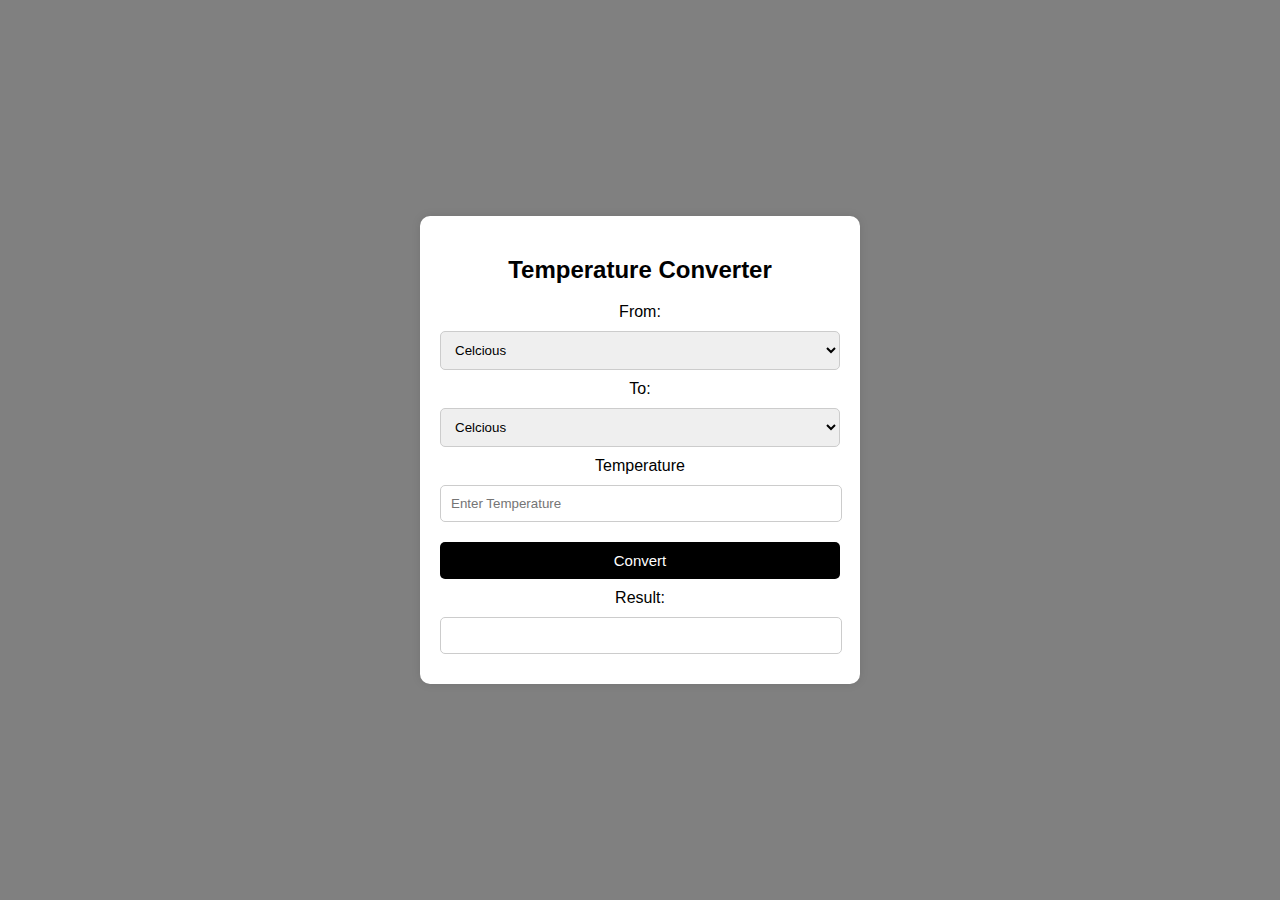
<file: convertor/index.html>
<!DOCTYPE html>
<html lang="en">
<head>
    <meta charset="UTF-8">
    <meta name="viewport" content="width=device-width, initial-scale=1.0">
    <title>Temperature Converter</title>
    <style>
        body{
            font-family: Arial, Helvetica, sans-serif;
            display: flex;
            align-items: center;
            justify-content: center;
            height: 100vh;
            margin: 0;
            background: gray;
        }

        .converter{
            text-align: center;
            max-width: 400px;
            margin: auto;
            padding: 20px;
            background-color: white;
            border-radius: 10px;
            box-shadow: 0 0 10px rgba(0,0,0,0.1);

        }
        #temperature{
          width: 380px;
        }
        select, input{
            width: 100%;
            padding: 10px;
            margin: 10px 0;
            border: 1px solid #ccc;
            border-radius: 5px;
            outline: none;
        }

        button{
            background-color: black;
            color: white;
            padding: 10px;
            border: none;
            width: 100%;
            cursor: pointer;
            border-radius: 5px;
            margin: 10px 0px 10px 0px;
            font-size: 15px;
        }

        button:hover{
            background-color: black;
            color: white;
        }
        #result{
            width: 380px;
            padding: 10px;
            margin-top: 10px;
            border: 1px solid #ccc;
            border-radius: 5px;
            outline: none;
            font-weight: bold;
            color: #333;
        }

        @media screen and (max-width:500px){
            .converter{
                width: 90%;
            }
        }

        @keyframes fadeIn{
            from{
                opacity: 0;
            }
            to{
                opacity: 1;
            }
            h2{
                color: #333;
                animation: fadeIn 1s ease-in-out;
            }
        }
    </style>
</head>

<body>
    <div class="converter">
        <h2>Temperature Converter</h2>
        <label for="fromUnit">From:</label>
        <select id="fromUnit">
            <option value="C">Celcious</option>
            <option value="F">Fahrenheit</option>
            <option value="K">Kelvin</option>
            <option value="R">Rankine</option>
        </select>
        <label for="toUnit">To:</label>
        <select id="toUnit">
            <option value="C">Celcious</option>
            <option value="F">Fahrenheit</option>
            <option value="K">Kelvin</option>
            <option value="R">Rankine</option>
        </select>
        <label for="temperature">Temperature</label>
        <input type="number" id="temperature" placeholder="Enter Temperature">
        <button onclick="convert()">Convert</button>

        <label for="result">Result:</label>
        <input type="text" id="result" readonly>
    </div>  
    <script>
        function convert(){
            var fromUnit = document.getElementById('fromUnit').value;
            var toUnit = document.getElementById('toUnit').value;
            var temperature = parseFloat(document.getElementById('temperature').value);

            var converttedValue;
            var resultUnit;

            // Perform conversion logic

            switch (fromUnit){
                case 'C':
                    if (toUnit === 'F'){
                        convertedValue = (temperature * 9/5) +32;
                        resultUnit = 'F';
                    } else if (toUnit === 'K'){
                        convertedValue = temperature + 273.15;
                        resultUnit = 'K';
                    }else if (toUnit === 'R'){
                        convertedValue = temperature + 273.15;
                        resultUnit = 'R';
                    }else{
                        convertedValue = temperature;
                        resultUnit = 'C';
                    }
                    break;

                    case 'F':
                    if (toUnit === 'C'){
                        convertedValue = (temperature -32) * 5/9;
                        resultUnit = 'C';
                    } else if (toUnit === 'K'){
                        convertedValue = (temperature -32) * 5/9 + 273.15;
                        resultUnit = 'K';
                    }else if (toUnit === 'R'){
                        convertedValue = temperature + 459.67;
                        resultUnit = 'R';
                    }else{
                        convertedValue = temperature;
                        resultUnit = 'F';
                    }
                    break;

                    case 'K':
                    if (toUnit === 'C'){
                        convertedValue = temperature - 273.15;
                        resultUnit = 'C';
                    } else if (toUnit === 'K'){
                        convertedValue = (temperature - 273.15) * 9/5 +32;
                        resultUnit = 'K';
                    }else if (toUnit === 'R'){
                        convertedValue = temperature * 9/5;
                        resultUnit = 'R';
                    }else{
                        convertedValue = temperature;
                        resultUnit = 'K';
                    }
                    break;

                    case 'R':
                    if (toUnit === 'C'){
                        convertedValue = (temperature - 491.67) * 5/9;
                        resultUnit = 'C';
                    } else if (toUnit === 'K'){
                        convertedValue = temperature - 459.67;
                        resultUnit = 'K';
                    }else if (toUnit === 'R'){
                        convertedValue = temperature * 5/9;
                        resultUnit = 'R';
                    }else{
                        convertedValue = temperature;
                        resultUnit = 'R';
                    }
                    break;
            }

            document.getElementById('result').value = convertedValue.toFixed(2) + ' ' + resultUnit;
            
        }
    </script>
</body>

</html>
</file>
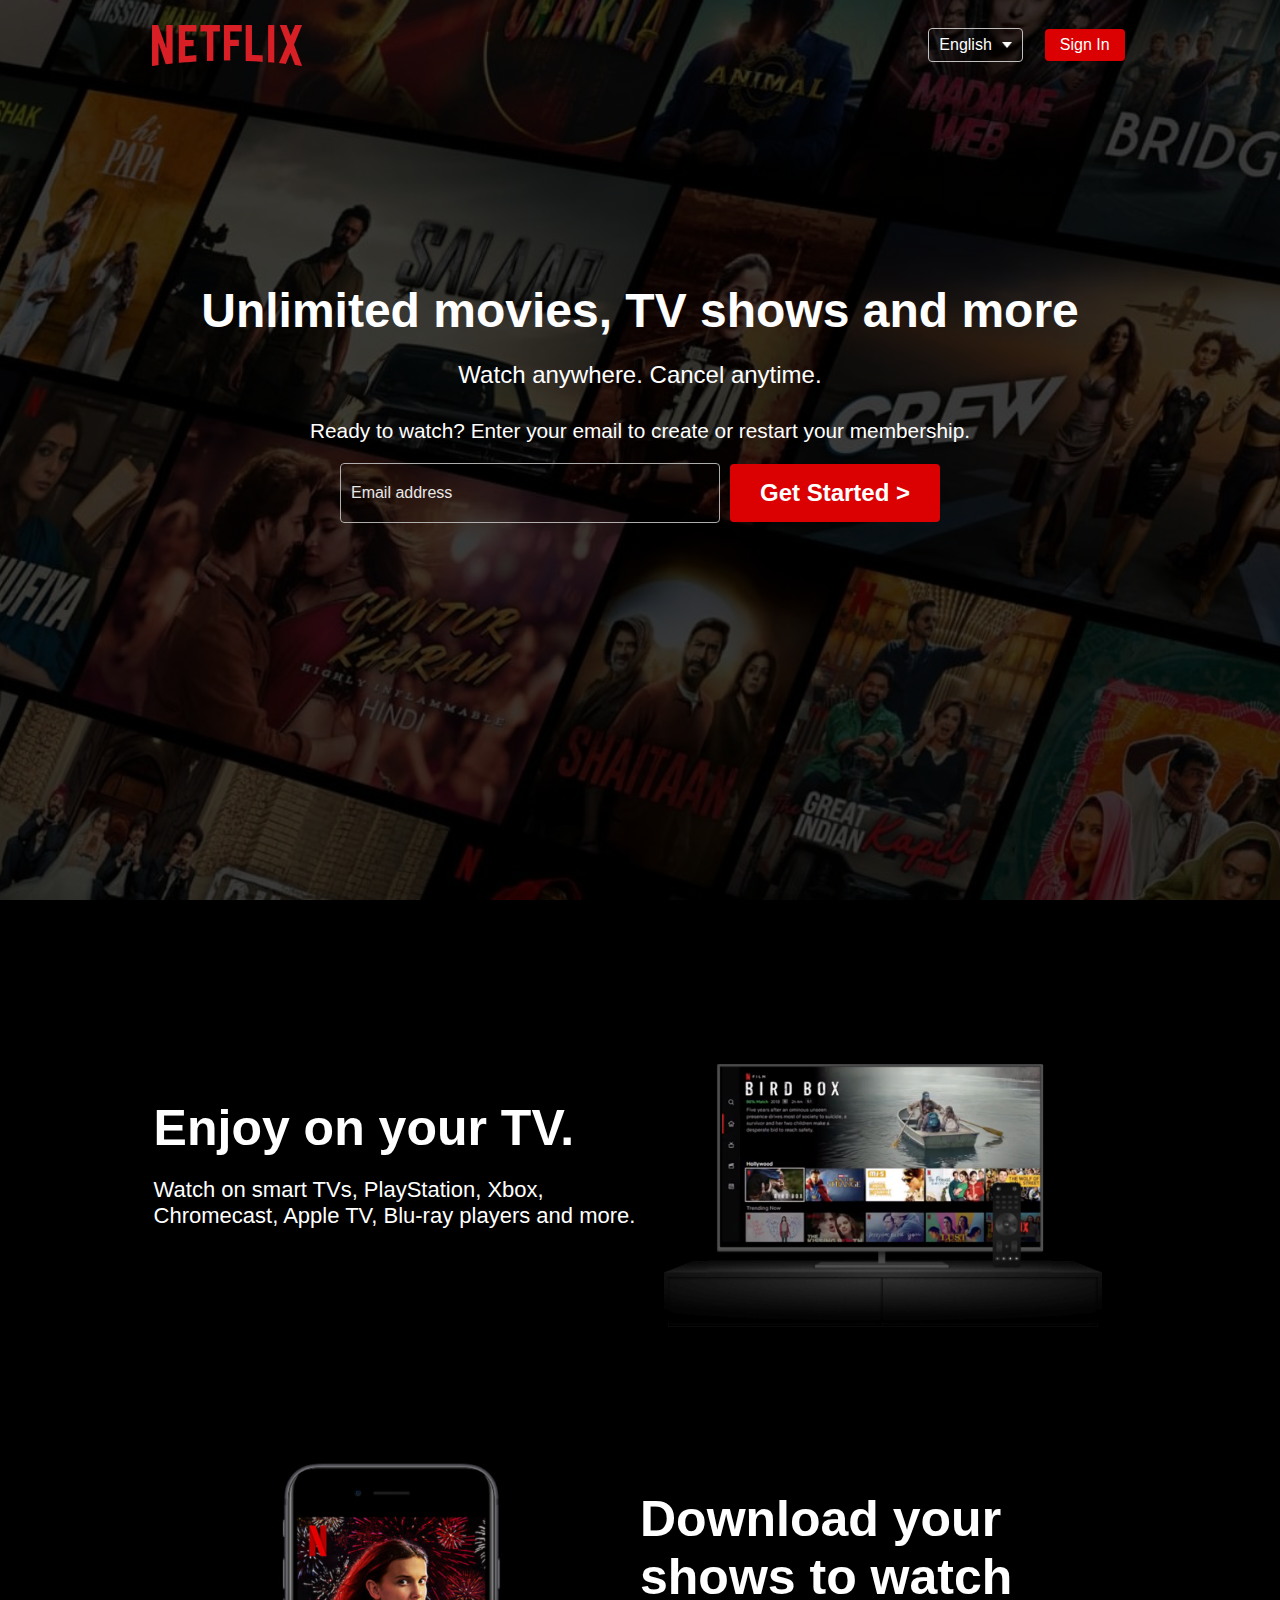
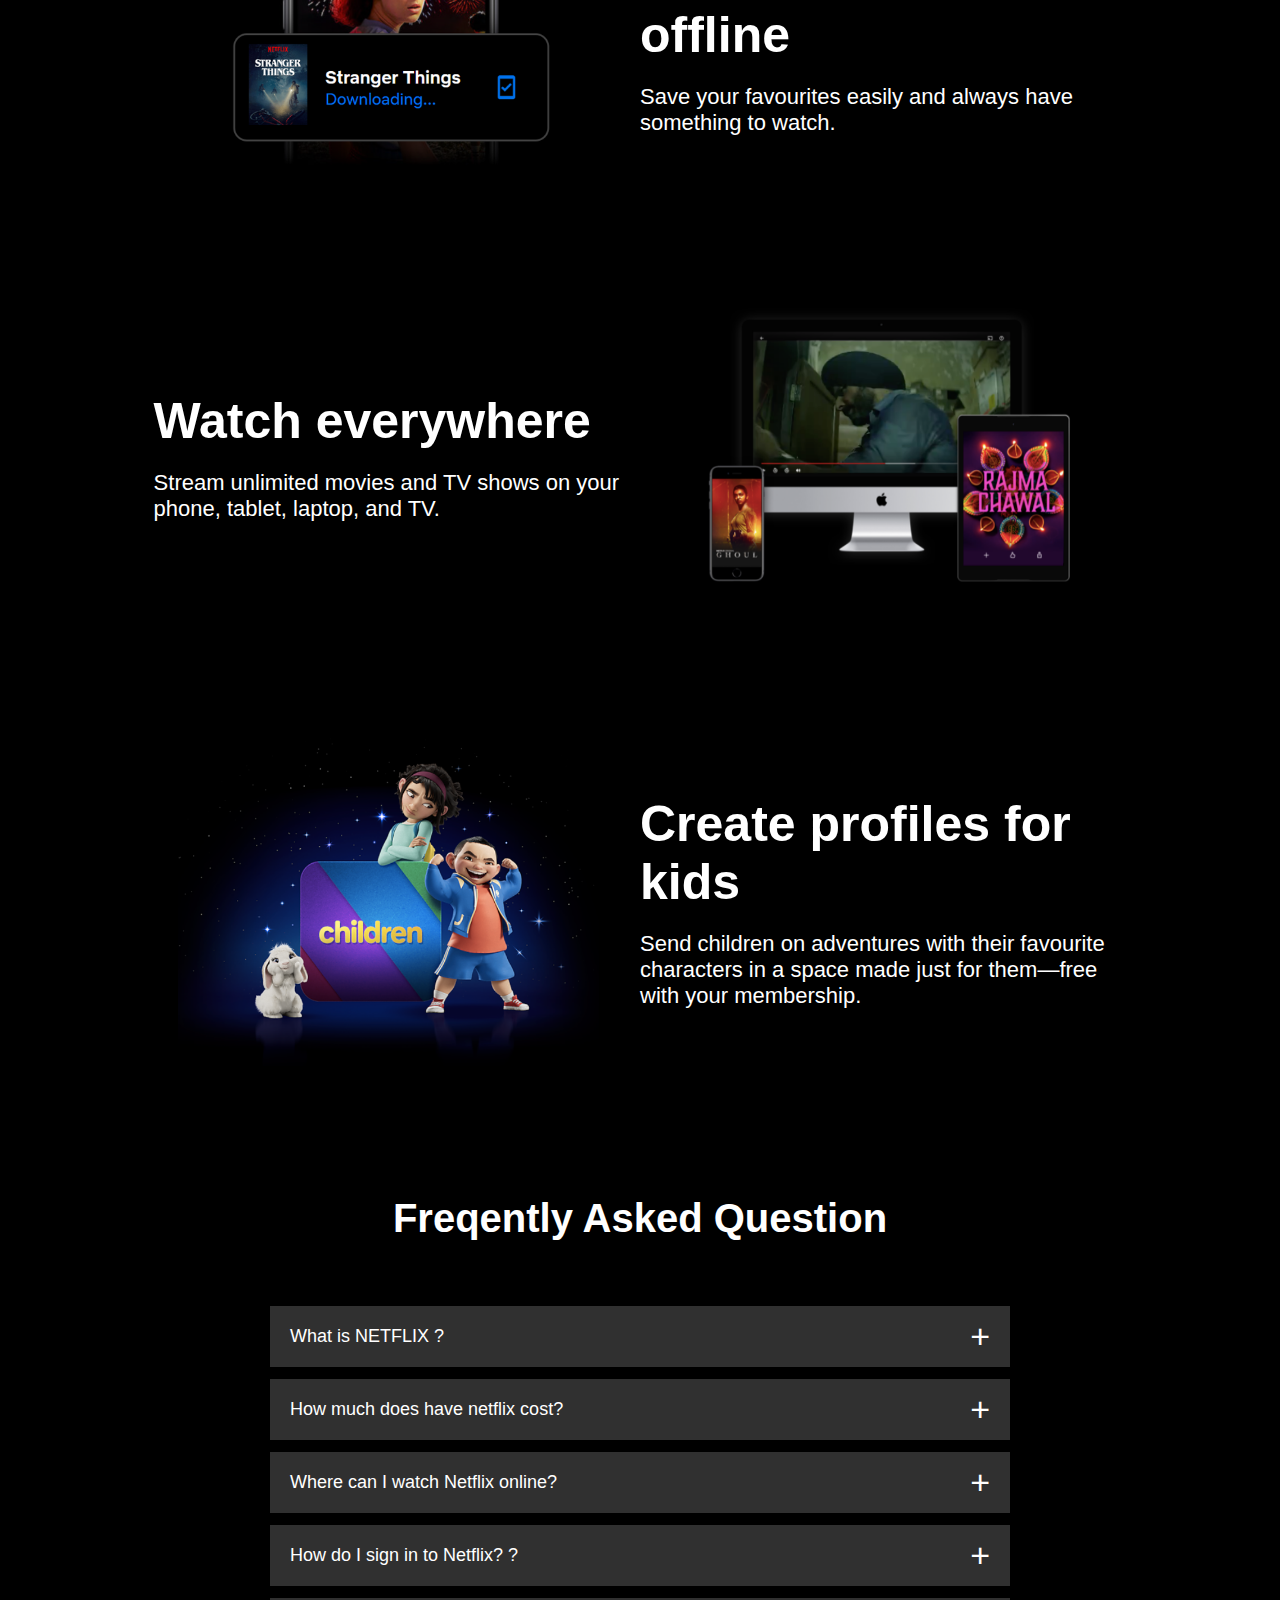
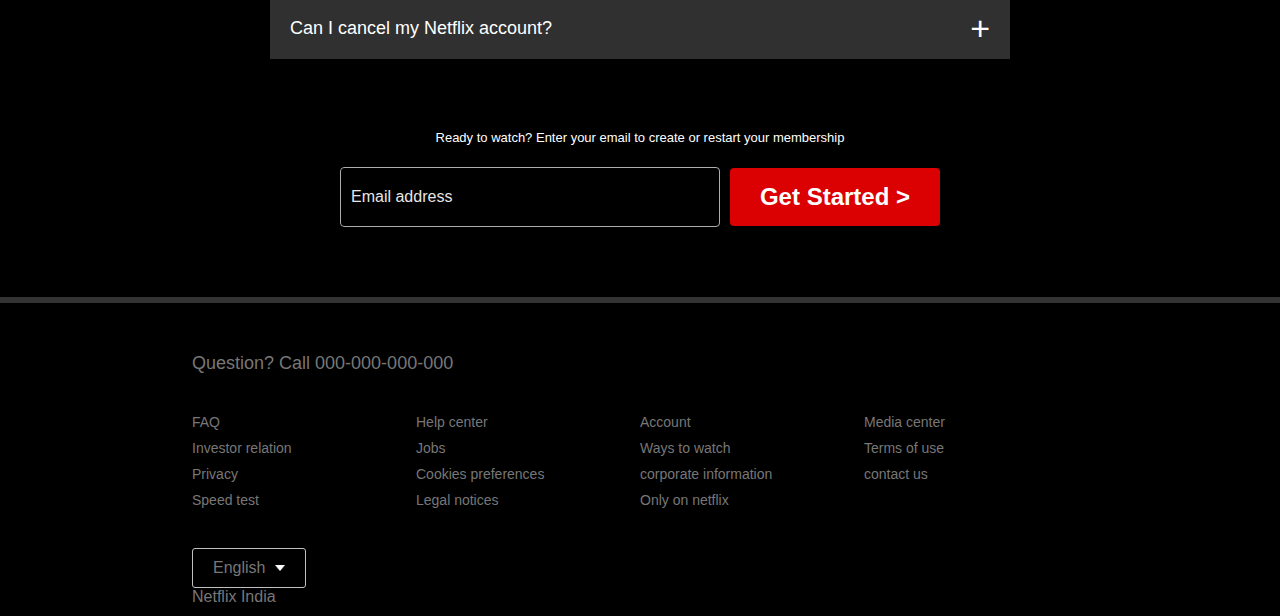
<file: LandingPage/index.html>
<!DOCTYPE html>
<html lang="en">
<head>
  <meta charset="UTF-8">
  <meta name="viewport" content="width=device-width, initial-scale=1.0">
  <title>Netflix</title>
  <link rel="stylesheet" href="styles.css">
</head>
<body>
  <div class="header">
    <nav>
      <img src="images/logo.png" class="logo">
      <div>
        <button class="language-btn">English <img src="images/down-icon.png"</button>
        <button>Sign In</button>
      </div>
    </nav>
    <div class="header-content">
      <h1>Unlimited movies, TV shows and more</h1>
      <h3>Watch anywhere. Cancel anytime.</h3>
      <p>Ready to watch? Enter your email to create or restart your membership.</p>
      <form class="email-signup">
        <input type="email" placeholder="Email address" required>
        <button type="submit">Get Started   ></button>
      </form>
    </div>
  </div> 
<div class="features">
  <div class="row">
    <div class="text-col">
      <h2>Enjoy on your TV.</h2>
      <p>Watch on smart TVs, PlayStation, Xbox, Chromecast, Apple TV, Blu-ray players and more.</p>
    </div>
    <div class="img-col">
      <img src="images/feature-1.png">
    </div>
  </div>
  <div class="row">
    <div class="img-col">
      <img src="images/feature-2.png">
    </div>
    <div class="text-col">
      <h2>Download your shows to watch offline</h2>
      <p>Save your favourites easily and always have something to watch.</p>
    </div>
  </div>
  <div class="row">
    <div class="text-col">
      <h2>Watch everywhere</h2>
      <p>Stream unlimited movies and TV shows on your phone, tablet, laptop, and TV.</p>
    </div>
    <div class="img-col">
      <img src="images/feature-3.png">
    </div>
  </div>
  <div class="row">
    <div class="img-col">
      <img src="images/feature-4.png">
    </div>
    <div class="text-col">
      <h2>Create profiles for kids</h2>
      <p>Send children on adventures with their favourite characters in a space made just for them—free with your membership.</p>
    </div>
  </div>
</div>
<div class="faq">
  <h2>Freqently Asked Question</h2>
  <ul class="accordion">
      <li>
          <input type="radio" name="accordion" id="first">
          <label for="first">What is NETFLIX ?</label>
          <div class="content">
              <p>Netflix is a subscription-based streaming service that allows members to watch TV shows and movies on an internet-connected device. Depending on your plan, you can also download TV shows and movies to your iOS, Android, or Windows 10 device and watch without an internet connection1. It’s become almost synonymous with binge-watching, and you can use the service on practically any device that has a screen, including phones, tablets, and set-top boxes2. So whether you’re into thrilling dramas, hilarious comedies, or captivating documentaries, Netflix has something for everyone! 🎥🍿</p>
      </li>
      <li>
          <input type="radio" name="accordion" id="second">
          <label for="second">How much does have netflix cost?</label>
          <div class="content">
              <p>Standard with ads: This plan costs $6.99 per month and includes ad-supported content. You can watch most movies and TV shows, play unlimited mobile games, and stream on 2 supported devices simultaneously. Additionally, you can download content on 2 supported devices at a time.
                  Standard: For $15.49 per month, you get an ad-free experience. This plan allows you to watch movies, TV shows, and mobile games without ads. You can also stream on 2 supported devices in Full HD and download content on 2 supported devices.
                  Premium: The Premium plan costs $22.99 per month. It offers an ad-free experience, Ultra HD streaming, and the ability to watch on 4 supported devices simultaneously. You can also download content on 6 supported devices. Additionally, you have the option to add up to 2 extra members who don’t live with you12.</p>
      </li>
      <li>
          <input type="radio" name="accordion" id="third">
          <label for="third"> Where can I watch Netflix online?</label>
          <div class="content">
              <p>You can watch Netflix online by visiting their website at Netflix. Whether you’re on your smart TV, game console, PC, Mac, mobile, or tablet, you can stream a wide variety of movies and TV shows. If you prefer to sign up using a computer with a keyboard, the quickest way to create an account is through the Netflix website. You can also access Netflix from your mobile browser1. Additionally, if you’re in India, you can visit Netflix India to enjoy their content2. Happy streaming! 🎥🍿</p>
      </li>
      <li>
          <input type="radio" name="accordion" id="fourth">
          <label for="fourth">How do I sign in to Netflix? ?</label>
          <div class="content">
              <p>Open the Netflix app or visit the Netflix website.
                  Click the “Sign In” button in the top right-hand corner.
                  Enter your email address (or phone number) and password on the next page.
                  If you want to stay signed in for future streaming sessions, tick the “Remember me” box.</p>
      </li>
      <li>
          <input type="radio" name="accordion" id="fifth">
          <label for="fifth">Can I cancel my Netflix account?</label>
          <div class="content">
              <p>Online Method:
                  Log in to your Netflix Account either on the website or through the mobile app.
                  Click the drop-down menu in the top right corner of the screen (or click the user icon on the app).
                  Select ‘Account’ from the list to access account management.
                  Just below the ‘Membership & Billing’ section, you’ll find a big ‘Cancel Membership’ button.
                  Click ‘Finish Cancellation’ to confirm.
                  Alternative Method (Web and Mobile):
                  Navigate to your profile by clicking your profile icon in the top right corner of the screen.
                  Mobile users should tap the profile icon, then tap “Account.”
                  Website users should hover over their profile icon with their cursor, then click “Account.”
                  Select “Cancel Membership.”</p>
      </li>
  </ul>
  <small>Ready to watch? Enter your email to create or restart your membership</small>
  <small>
    <form class="email-signup">
      <input type="email" placeholder="Email address" required>
      <button type="submit">Get Started   ></button>
    </form>
  </small>
</div>
<div class="footer">
  <h2>Question? Call 000-000-000-000</h2>
  
  <div class="row">
      <div class="col">
          <a href="#">FAQ </a>
          <a href="#">Investor relation</a>
          <a href="#">Privacy </a>
          <a href="#">Speed test</a>
      </div>
      <div class="col">
          <a href="#">Help center </a>
          <a href="#">Jobs</a>
          <a href="#">Cookies preferences </a>
          <a href="#">Legal notices</a>
      </div>
      <div class="col">
          <a href="#">Account </a>
          <a href="#">Ways to watch</a>
          <a href="#">corporate information </a>
          <a href="#">Only on netflix</a>
      </div>
      <div class="col">
          <a href="#">Media center </a>
          <a href="#">Terms of use</a>
          <a href="#">contact us </a>
      </div>
  </div>
  <button class="language-btn">English <img src="images/down-icon.png"></button>
  
  <p class="copyright-text">Netflix India</p>
</div>
</body>
</html>
</file>
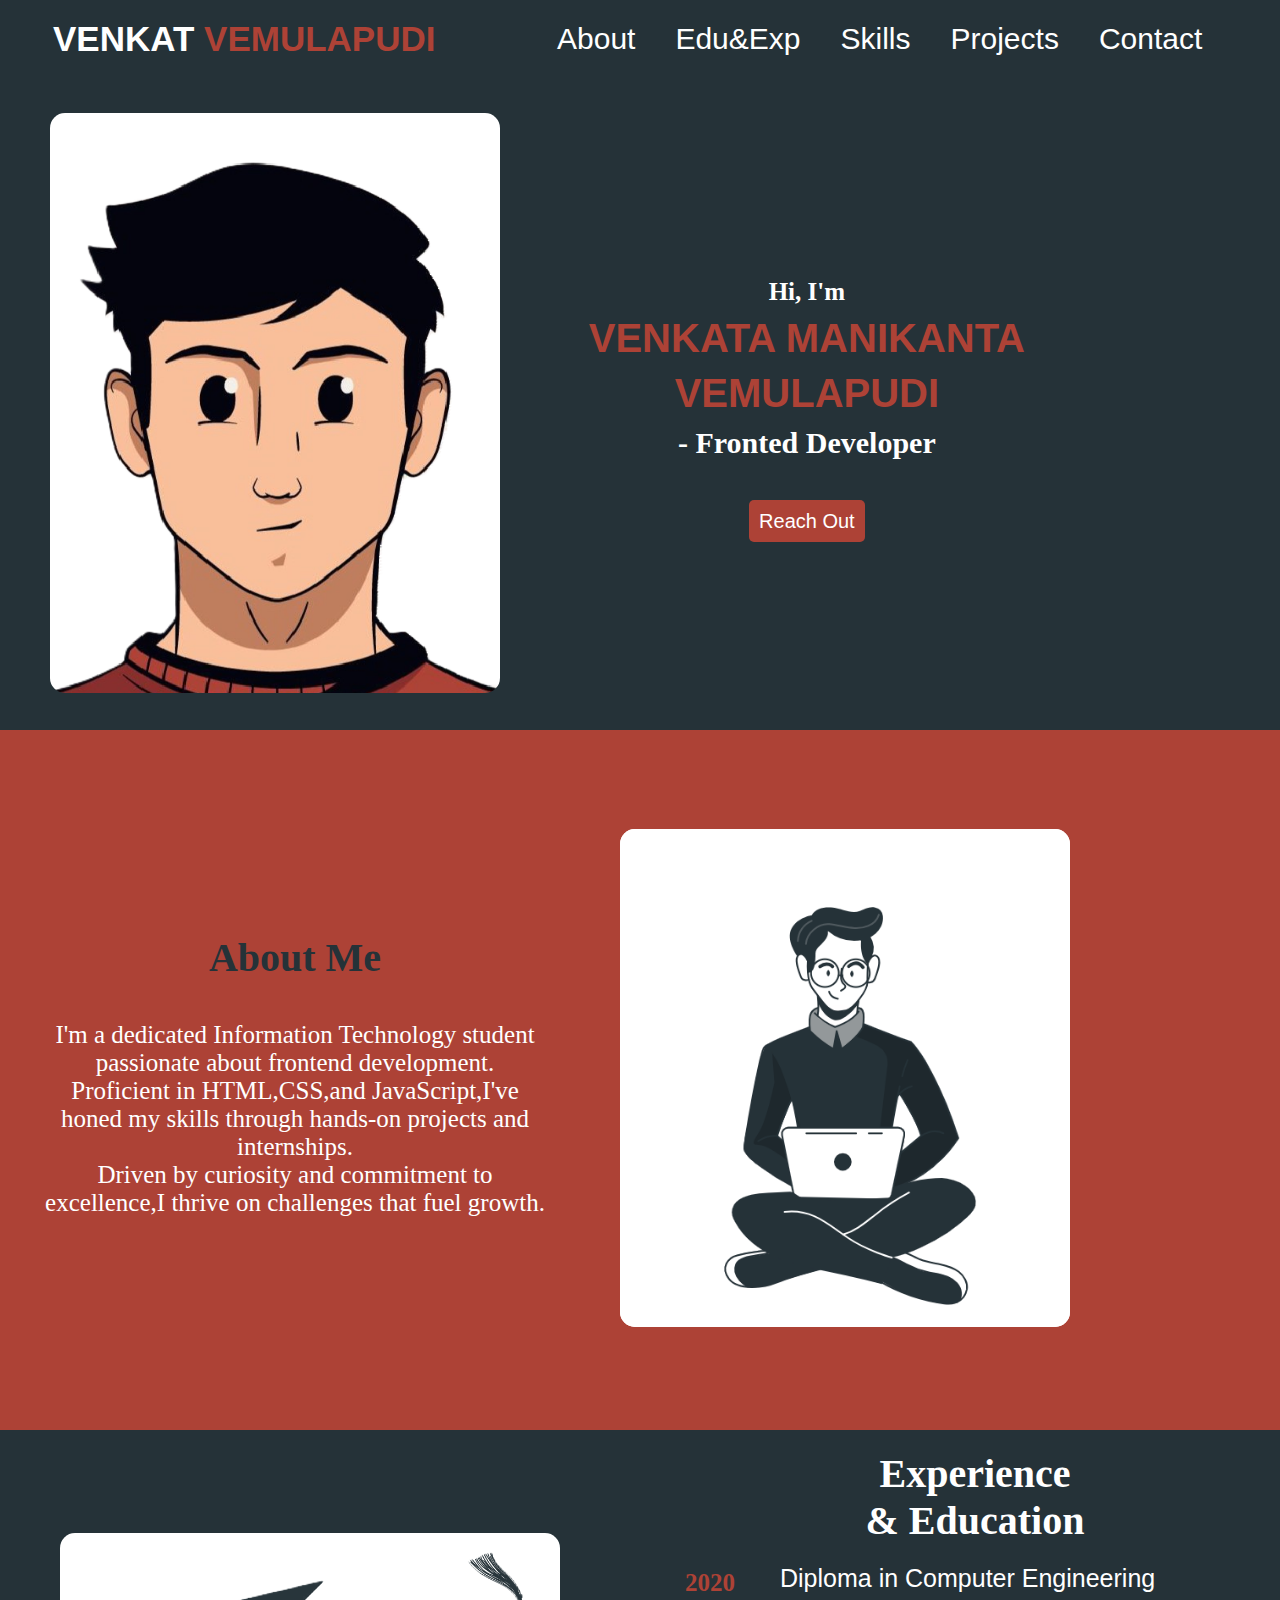
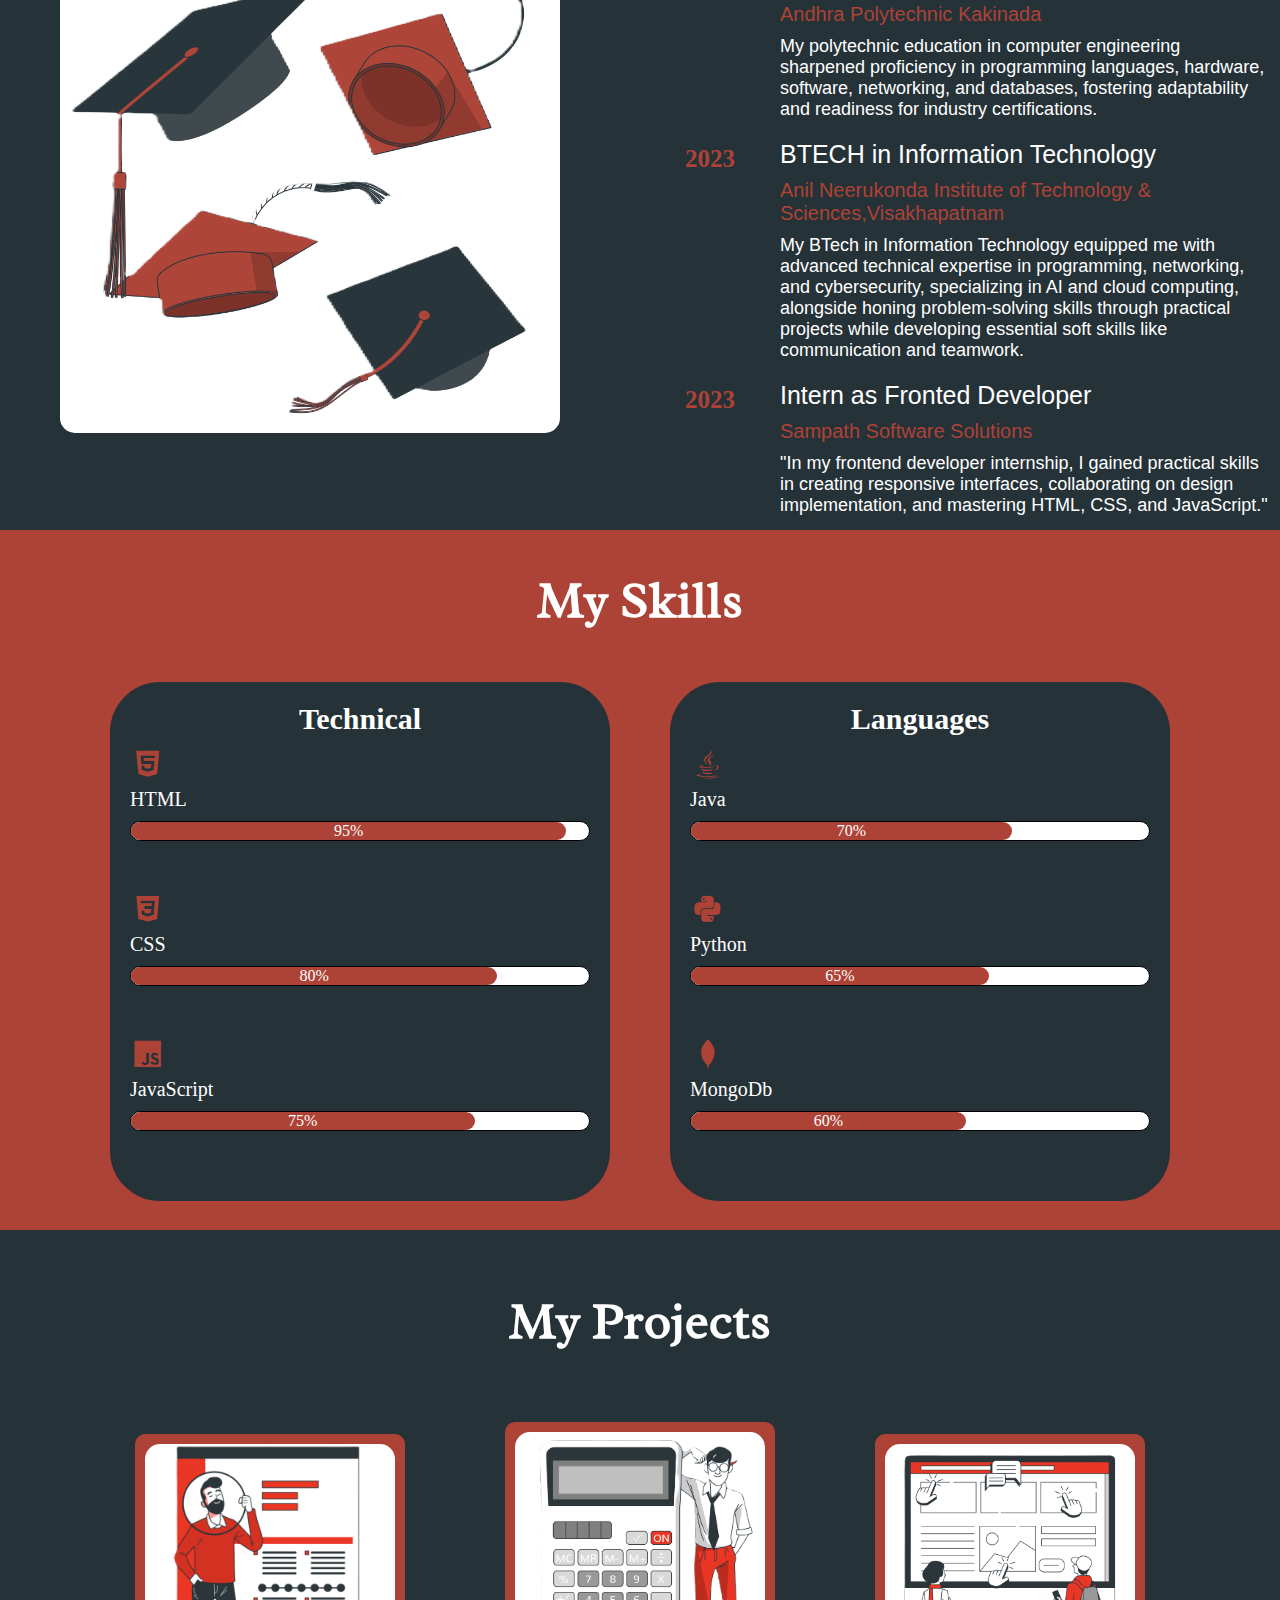
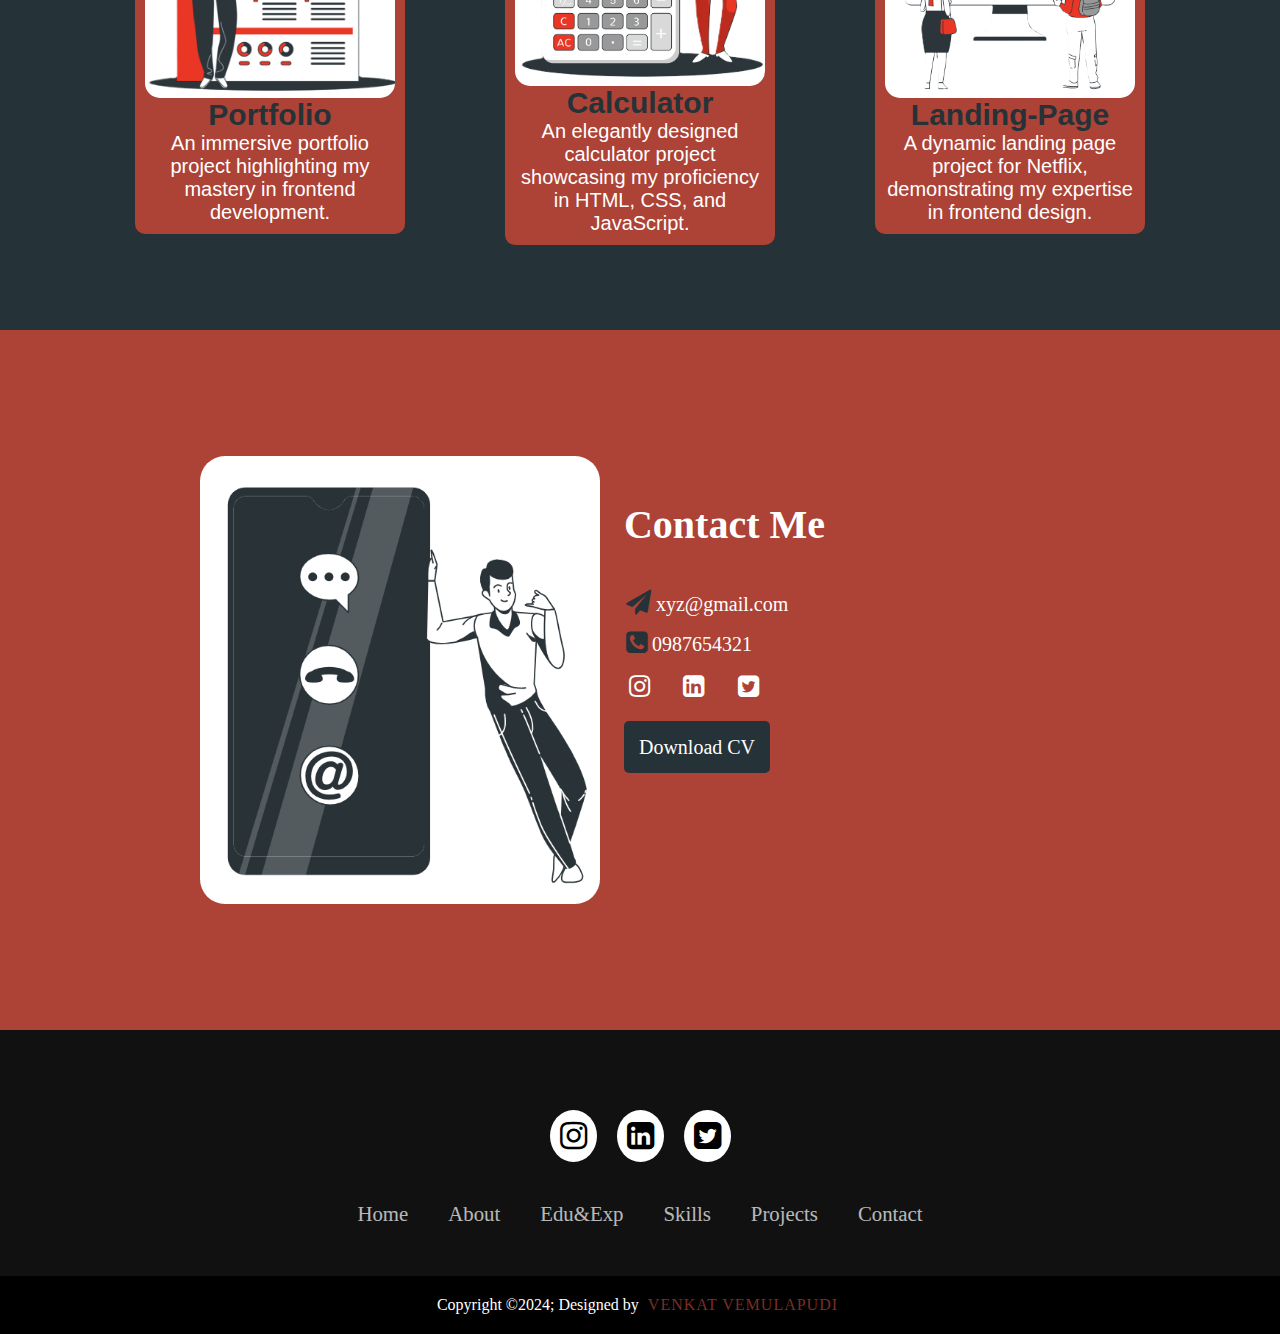
<file: portfolio/index.html>
<!DOCTYPE html>
<html lang="en">
<head>
  <meta charset="UTF-8">
  <meta name="viewport" content="width=device-width, initial-scale=1.0">
  <title>Portfolio</title>
  <link href='https://unpkg.com/boxicons@2.1.4/css/boxicons.min.css' rel='stylesheet'>
  <link rel="preconnect" href="https://fonts.googleapis.com">
  <link rel="preconnect" href="https://fonts.gstatic.com" crossorigin>
  <link href="https://fonts.googleapis.com/css2?family=Radley&display=swap" rel="stylesheet">
  <link rel="stylesheet" href="view.css">
  <link rel="stylesheet" href="https://maxcdn.bootstrapcdn.com/font-awesome/4.7.0/css/font-awesome.min.css">
</head>
<body>
      <!--HEADER SECTION-->
      <div class="header">
          <div class="logo">
            <h1 class="logo-name">VENKAT<span> VEMULAPUDI</span></h1>
          </div>
          <div class="info">
              <div class="about">
                  <a class="A-about" href="#about">
                    About
                  </a>
              </div>
              <div class="educaion-experience">
                <a class="A-ene" href="#ene">
                  Edu&Exp
                </a>
            </div>
              <div class="skills">
                  <a class="A-skills" href="#skills">
                    Skills
                  </a>
              </div>
              <div class="projects">
                  <a class="A-projects" href="#projects">
                    Projects
                  </a>
              </div>
              <div class="contact">
                  <a class="A-contact" href="#contact">
                    Contact
                  </a>
              </div>
          </div>
      </div>
      <!------------------------------------HOME PAGE----------------------------------------------------------->
      <div class="personal">
        <div class="mypic1">
          <img class="img1" src="port-images/p-3.png">
        </div>
        <div class="name-tagline">
          <h1 class="im">Hi, I'm</h1>
          <h1 class="name">VENKATA MANIKANTA</h1>
          <h1 class="name">VEMULAPUDI</h1>
          <h2 class="tagline">- Fronted Developer</h2>
          <div class="reach-out" >
            <a class="go" href="#contact">Reach Out</a>
          </div>
        </div>
      </div>
<!---------------------------ABOUTME------------------------------------------>
      <section id="about">  
        <div class="div-about">
          <div class="about-text">
            <h1 class="about-head">About Me</h1>
            <p class="pa">I'm a dedicated Information Technology student passionate about frontend development.
                          <br>Proficient in HTML,CSS,and JavaScript,I've honed my skills through hands-on projects and internships.
                          <br>Driven by curiosity and commitment to excellence,I thrive on challenges that fuel growth.
            </p>
          </div>
          <div class="about-img">
            <img src="port-images/tom.png" class="about-pic">
          </div>
        </div>
    </section> 
<!---------------------------EDUCATION AND EXPERIENCE---------------------------------------->
    <section id="ene"> 
      <div class="div-ene">
        <div class="div-ene-in">
          <div class="leftcolumn">
            <img src="port-images/hats.png" class="ene-pic">
          </div>
          <div class="rightcolumn">
            <h1 class="ene-head">Experience<br>& Education</h1>
            <div class="edu-div">
              <div class="sub-left">
                <h2 class="year">2020</h2>
              </div>
              <div class="sub-right">
                <p class="edu-p1">Diploma in Computer Engineering</p>
                <p class="edu-p2">Andhra Polytechnic Kakinada</p>
                <p class="edu-p3">My polytechnic education in computer engineering sharpened proficiency in programming languages, hardware, software, networking, and databases, fostering adaptability and readiness for industry certifications.</p>
              </div>
            </div>
            <div class="edu-div">
              <div class="sub-left">
                <h2 class="year">2023</h2>
              </div>
              <div class="sub-right">
                <p class="edu-p1">BTECH in Information Technology</p>
                <p class="edu-p2">Anil Neerukonda Institute of Technology & Sciences,Visakhapatnam</p>
                <p class="edu-p3">My BTech in Information Technology equipped me with advanced technical expertise in programming, networking, and cybersecurity, specializing in AI and cloud computing, alongside honing problem-solving skills through practical projects while developing essential soft skills like communication and teamwork.</p>
              </div>
            </div>
            <div class="edu-div">
              <div class="sub-left">
                <h2 class="year">2023</h2>
              </div>
              <div class="sub-right">
                <p class="edu-p1">Intern as Fronted Developer</p>
                <p class="edu-p2">Sampath Software Solutions</p>
                <p class="edu-p3">"In my frontend developer internship, I gained practical skills in creating responsive interfaces, collaborating on design implementation, and mastering HTML, CSS, and JavaScript."</p>
              </div>
            </div>
          </div>
        </div>
      </div> 
    </section> 
<!---------------------------MY SKILLS----------------------------------------->
<section id="skills">
  <div class="div-skills">
    <div class="skills-head">
      <h1 class="heading">My Skills</h1>
    </div>
    <div class="skills-row">
      <div class="skills-col-1">
        <h3 class="sub-heading">Technical</h3>


          <div class="bar"><i class='bx bxl-html5' style='color:#ad4236'></i></div>
          <div class="info1"><p class="info-p">HTML</p></div>
          <div class="progress">
            <div class="progress-bar" role="progressbar" style="width: 95%;" aria-valuenow="25" aria-valuemin="0" aria-valuemax="100" >95%</div>
          </div>


          <div class="bar" ><i class='bx bxl-css3' style='color:#ad4236'></i></div>
          <div class="info1"><p class="info-p">CSS</p></div>
          <div class="progress">
            <div class="progress-bar" role="progressbar" style="width: 80%;" aria-valuenow="25" aria-valuemin="0" aria-valuemax="100" >80%</div>
          </div>


          <div class="bar" ><i class='bx bxl-javascript' style='color:#ad4236'></i></div>
          <div class="info1"><p class="info-p">JavaScript</p></div>
          <div class="progress">
            <div class="progress-bar" role="progressbar" style="width: 75%;" aria-valuenow="25" aria-valuemin="0" aria-valuemax="100" >75%</div>
          </div>


      </div>
      <div class="skills-col-2">
        <h3 class="sub-heading">Languages</h3>


        <div class="bar"><i class='bx bxl-java' style='color:#ad4236'></i></div>
        <div class="info1"><p class="info-p">Java</p></div>
        <div class="progress">
          <div class="progress-bar" role="progressbar" style="width: 70%;" aria-valuenow="25" aria-valuemin="0" aria-valuemax="100" >70%</div>
        </div>


        <div class="bar" ><i class='bx bxl-python' style='color:#ad4236'  ></i></div>
        <div class="info1"><p class="info-p">Python</p></div>
        <div class="progress">
          <div class="progress-bar" role="progressbar" style="width: 65%;" aria-valuenow="25" aria-valuemin="0" aria-valuemax="100" >65%</div>
        </div>


        <div class="bar" ><i class='bx bxl-mongodb' style='color:#ad4236'></i></div>
        <div class="info1"><p class="info-p">MongoDb</p></div>
        <div class="progress">
          <div class="progress-bar" role="progressbar" style="width: 60%;" aria-valuenow="25" aria-valuemin="0" aria-valuemax="100" >60%</div>
        </div>

        
      </div>
    </div>
  </div>
</section> 
<!---------------------------MY PROJECTS---------------------------------------->
    <section id="projects"> 
      <div class="project-div">
        <div class="project-head">
          <h1 class="p-head"> My Projects</h1>
        </div>
        <div class="project-box">
          <div class="sub-project-box">
            <div class="sub-image">
              <img class="sub-pic" src="port-images/resume.png">
            </div>
            <div class="sub-text">
              <h3 class="headline">Portfolio</h3>
              <p class="sub-p">An immersive portfolio project highlighting my mastery in frontend development.</p>
            </div>
          </div>
          <div class="sub-project-box">
            <div class="sub-image">
              <img class="sub-pic" src="port-images/Screenshot 2024-05-30 180153.png">
            </div>
            <div class="sub-text">
              <h3 class="headline">Calculator</h3>
              <p class="sub-p">An elegantly designed calculator project showcasing my proficiency in HTML, CSS, and JavaScript.</p>
            </div>
          </div>
          <div class="sub-project-box">
            <div class="sub-image">
              <img class="sub-pic" src="port-images/landing-page.png">
            </div>
            <div class="sub-text">
              <h3 class="headline">Landing-Page</h3>
              <p class="sub-p">A dynamic landing page project for Netflix, demonstrating my expertise in frontend design.</p>
            </div>
          </div>
        </div>
      </div>
    </section> 
<!---------------------------CONTACT ME----------------------------------------->
    <section id="contact"> 
      <div class="div-contact">
          <div class="contact-img">
            <img src="port-images/v-2.png" class="contact-pic">
          </div>
          <div class="contact-text">
            <h1 class="contact-head">Contact Me</h1>
            <div class="links">
              <p class="p"> <i id="icon1"  class="fa fa-paper-plane"></i> xyz@gmail.com</p>
              <p class="p"> <i id="icon1" class="fa fa-phone-square"></i> 0987654321</p>
              <div class="icons">
                <a href=""><i class="fa fa-instagram"></i></a>
                <a href=""><i class="fa fa-linkedin-square"></i></a>
                <a href=""><i class="fa fa-twitter-square"></i></a>
              </div>
            </div>
            <div class="hem" >
              <a href="port-images/my_resume.pdf" download class="down">Download CV</a>
            </div>
          </div>
        </div>
    </section> 
</body>
<!--------------------------------------------footer-------------------------------------------->
<footer>
  <div class="footerContainer">
      <div class="socialIcons">
        <a href=""><i class="fa fa-instagram"></i></a>
        <a href=""><i class="fa fa-linkedin-square"></i></a>
        <a href=""><i class="fa fa-twitter-square"></i></a>
      </div>
      <div class="footerNav">
          <ul><li><a href="">Home</a></li>
              <li><a href="#about">About</a></li>
              <li><a href="#ene">Edu&Exp</a></li>
              <li><a href="#skills">Skills</a></li>
              <li><a href="#projects">Projects</a></li>
              <li><a href="#contact">Contact</a></li>
          </ul>
      </div>
      
  </div>
  <div class="footerBottom">
      <p>Copyright &copy;2024; Designed by <span class="designer">Venkat Vemulapudi</span></p>
  </div>
</footer>
</html>
</file>
<file: LandingPage/styles.css>
*{
  margin: 0;
  padding: 0;
  font-family: 'poppins',sans-serif;
  box-sizing: border-box;
}
body{
  background: black;
  color: white;
}
.header{
  width: 100%;
  height: 100vh;
  background-image: linear-gradient(rgba(0,0,0,0.7),rgba(0,0,0,0.7)),url(images/netflix-2.jpg);
  background-size: cover;
  background-position: center;
  padding: 10px 8%;
  position: relative;
}
nav{
  display: flex;
  align-items: center;
  justify-content: space-between;
  padding: 10px 0;
  margin-top: 5px;
}
.logo{
  padding-left: 50px;
  width: 200px;
  cursor: pointer;
}
nav button{
  border: 0;
  outline: 0;
  background: #db0001;
  color: #ffff;
  padding: 7px 15px;
  font-size: 12px;
  border-radius:4px;
  margin-left: 10px;
  margin-right: 53px;
  cursor: pointer;
  font-size: 1rem;
}
.language-btn{
  display: inline-flex;
  align-items: center;
  background: transparent;
  border: 1px solid #c0c0c0;
  padding: 7px 10px;
  margin-right: 12px;
  font-size: 1rem;
}
.language-btn img{
  width: 10px;
  margin-left: 10px;
}

.header-content{
  display: flex;
  flex-direction: column;
  text-align: center;
  align-items: center;
  margin-top: 200px;
}
.header-content h1{
  display: flex;
  text-align: center;
  font-size: 48px;
  line-height: 70px;
  font-weight: 700;
  font-style: bold;
}
.header-content h3{
  font-weight: 400;
  margin-bottom: 20px;
  text-align: center;
  margin-top: 15px;
  font-size: 24px;
}
.header-content p{
  font-size: 1.3rem;
  margin-top: 10px;
  font-weight: 500;
}
.email-signup{
  border-radius: 4px;
  display: flex;
  align-items: center;
  margin-top: 20px;
  overflow: hidden;
}
.email-signup input{
  flex: 1;
  border-radius: 4px;
  background: transparent;
  opacity: 90%;
  border: 0.1px;
  border-color: #c0c0c0;
  border-style: solid;
  padding: 20px 0px 20px 10px;
  outline: 0;
  font-size: 1rem;
  width: 380px;
}
.email-signup input::placeholder{
  color: #ffff;
}
.email-signup button{
  background: #db0001;
  border: 0;
  border-radius: 4px;
  outline: 0;
  color: #ffff;
  font-size: 1.5rem;
  font-weight: 700;
  cursor: pointer;
  padding: 15px 30px;
  margin-left: 10px;

}
/*---------------------------features----------------*/
.features{
  padding: 50px 12%;
  font-size: 22px;
}
.row{
  display: flex;
  width: 100%;
  align-items: center;
  flex-wrap: wrap;
  padding: 50px 0;
}
.text-col{
  flex-basis: 50%;
  margin-bottom: 20px;
}
.img-col{
  flex-basis: 50%;
  margin-bottom: 20px;
}
.img-col img{
  display: block;
  width: 90%;
  margin: auto;
}
.features h2{
  font-size: 50px;
  font-weight: 600;
  margin-bottom: 20px;
}

/*--------------------faq----------------*/
.faq{
  padding: 10px 12%;
  text-align: center;
  font-size: 18px;
}
.faq h2{
  font-weight:  500px;
  font-size: 40px;
}
.accordion{
  margin: 60px auto;
  width: 100%;
  max-width: 750px;
}
.accordion li{
  list-style: none;
  width: 100%;
  padding: 5px;
}
.accordion li label{
  display: flex;
  align-items: center;
  padding: 20px;
  font-size: 18px;
  font-weight: 500;
  background: #303030;
  margin-bottom: 2px;
  cursor: pointer;
  position: relative;
}
label::after{
  content: '+';
  font-size: 34px;
  position: absolute;
  right: 20px;
  transition:transform 0.5s;

}
input[type="radio"]{
  display: none;
}
.accordion .content{
  background: #303030;
  text-align: left;
  padding: 0 20px;
  max-height: 0;
  overflow: hidden;
  transition: max-height 0.5s,padding 0.5s;
}
.accordion input[type="radio"]:checked + label + .content{
  max-height: 600px;
  padding: 30px 20px;
}
.accordion input[type="radio"]:checked + label::after{
  transform: rotate(135deg);
}
.faq .email-signup{
  max-width: 600px;
  margin: 20px auto 60px;
}
.faq small{
  font-size: 13px;
}

/*-------------footer---------------------*/

.footer{
  padding: 50px 15% 10px;
  border-top: 6px solid #333;
  color: #777;
}
.footer h2{
  font-size: 18px;
  font-weight: 400;
  margin-bottom: 30px;
}
.footer .col{
  flex-basis: 25%;
  flex-grow: 1;
  margin-bottom: 20px;
}
.footer .col a{
  display: block;
  text-decoration: none;
  color: #777;
  font-size: 14px;
  margin-bottom: 10px;
}
.footer .row{
  align-items: flex-start;
  padding: 10px 0;

}
.footer .language-btn{
  color: #777;
  padding: 10px 20px;
  border-radius: 3px;
}
.copyright-txt{
  font-size: 14px;
  margin-top: 20px;
  margin-bottom: 10px;
}
/*------------media-queries-for-small-screen-----------*/
@media only screen and (max-width:600px){
  .logo{
      width: 100px;
  }
  nav button{
      padding: 5px 10px;
  }
  nav.language-btn{
      padding: 4px 8px;
  }
  .header-content{
      position: unset;
      transform: none;
      padding-top: 150px;
  }
  .header-content h1{
      font-size: 30px;
  }
  .email-signup button{
      font-size:12px;
      padding: 10px 15px;
  }
  .text-col,.img-col{
      flex-basis: 100%;
  }
  .features h2{
      font-size: 30px;
  }
  .features p{
      font-size: 15px;
  }
  .row:nth-child(2),.row:nth-child(2){
      flex-direction: column-reverse;
  }
  .features .row{
      padding: 10px 0;
  }
  .faq h2{
      font-size: 20px;
  }
  .accordion .content{
      font-size: 20px;
  }
  .accordion li label{
      padding: 10px;
      font-size: 14px;
  }
  label::after{
      font-size: 22px;
  }
}
</file>
<file: portfolio/view.css>
*{
  margin: 0;
}
body{
  margin: 0px;
}
/*******************************************SECTION*********************************************/
section { 
  padding: 0px; 
  text-align: center; 
} 
#about { 
  align-items: center;
  justify-content: center;
  background-color: #AD4236; 
  height: 700px;
} 
#ene { 
  background-color: #253238; 
  height: 700px;
} 

#projects { 
  background-color: #253238;
  color: black; 
} 
#contact{
  background-color:#AD4236;
  color: white;
  height: 700px;
}
/********************************************HEADER**********************************************/
.header{
  height: 80px;
  display: flex;
  flex-direction: row;
  align-items: center;
  justify-content: space-between;
  background-color:#253238;
  border-bottom: 5px;
  border-style: solid;
  border-color: #253238;
}
.logo-name{
  font-size: 35px;
  font-family: Arial, Helvetica, sans-serif;
  color: white;

}
span{
  color: #AD4236;
}
.logo{
  margin-left: 50px;
  margin-right: 10px;
}
.mypic{
  margin-top: 10px;
  width: 200px;
}
.info{
  font-family: Arial, Helvetica, sans-serif;
  font-size: 30px;
  color: white;
  width: 600px;
  display: flex;
  flex-direction: row;
  align-items: center;
  justify-content: space-between;
  margin-right: 140px;
  margin-left: 10px;
}
.about,.educaion-experience,.skills,.projects,.contact{
  padding: 10px 10px 10px 10px;
  margin: 0px 10px 0px 10px;
  background-color: #253238;
}
.A-about,.A-ene,.A-skills,.A-projects,.A-contact{
  font-family: Arial, Helvetica, sans-serif;
  color: white;
  text-decoration: none;
  position: relative;
}
a:hover{
    color: white;
}
a::after{
  content: '';
  width:0;
  height:3px;
  background: #AD4236;
  position: absolute;
  left:0;
  bottom: -6px;
  transition: 0.5s;
}
a:hover::after{
  width:100%;
  color: #AD4236;
}
/******************************************HOME PAGE********************************************/
.personal{
  height: 650px;
  background-color:#253238;
  display: flex;
  flex-direction: row;
  align-items: center;
  justify-content: space-between;
}
.name-tagline{
  display: flex;
  flex-direction: column;
  align-items: center;
  justify-content: space-between;
  margin: 0px 250px 0px 50px;
}
.im{
  color: white;
  padding: 5px;
  font-size: 25px;
  }
.name{
  color: #AD4236;
  font-size: 40px;
  font-family: Arial, Helvetica, sans-serif;
  padding: 5px;
}
.tagline{
  color: white;
  padding: 5px;
  font-size: 30px;
}
.mypic1{
  width: 450px;
  margin: 0px 0px 0px 50px;
}
.img1{
  width: 450px;

  border-radius: 15px;
}
.reach-out{
  padding: 5px;
  margin: 40px 0px 0px 0px;
  text-align: left;
}
.go{
  font-size: 20px;
  font-family: Arial, Helvetica, sans-serif;
  padding: 10px;
  border-radius: 5px;
  text-decoration-line: none;
  background-color: #AD4236;
  color: white;
}
.go:hover{
  background-color: white;
  color:#253238
}

/*******************************************ABOUT ME*********************************************/
.div-about{
  display: flex;
  flex-direction: row;
  align-items: center;
  justify-content: space-between;
  height: 700px;
}
.about-img{
padding: 10px;
margin: 20px 200px 20px 20px;
}
.about-pic{
  width: 450px;

  background-color: white;
  border-radius: 15px;
}
.about-text{
  padding: 10px;
  display: flex;
  flex-direction: column;
  align-items: center;
  margin: 20px 20px 20px 20px;
}
.about-head{
  color: #253238;
  font-size: 40px;
  padding-bottom: 30px;
}
.pa{
  color: white;
  text-align: center;
  font-family: carlito;
  font-size: 25px;
  padding: 10px;
}
/****************************************EDUCATION AND EXPERIENCE**********************************************/
.div-ene{
  display: flex;
  align-items: center;
  justify-content: space-between;
}
.div-ene-in{
  display: flex;
  flex-direction: row;
  align-items: center;
  justify-content: space-between;
}
.leftcolumn{
  display: flex;
  flex-direction: column;
  align-items: center;
  padding: 10px 10px 10px 10px;
}
.ene-head{
  align-items: center;
  color: white;
  font-size: 40px;
  padding: 10px;
}
.ene-pic{
  background-color: white;
  width: 500px;
  border-radius: 15px;
  margin: 0px 100px 0px 50px;
}
.rightcolumn{
  padding: 10px 0px 10px 00px;
  display: flex;
  flex-direction: column;
  align-items: center;
}
.edu-div{

  display: flex;
  flex-direction: row;
  align-items: start;
  text-align: start;
  padding: 5px;
}
.sub-left{
  padding-right: 30px;
  align-items: start;
  text-align: start;
  justify-content: start;
}
.year{
  color: #AD4236;
  font-size: 25px;
  padding: 10px;
  align-items: center;
  text-align: center;
}
.sub-right{
  display: flex;
  flex-direction: column;
  align-items: start;
  text-align: start;
}
.edu-p1{
  font-size: 25px;
  font-family: Arial, Helvetica, sans-serif;
  padding: 5px;
  color: white;
  align-items: start;
  text-align: start;
}
.edu-p2{
  font-size: 20px;
  font-family: Arial, Helvetica, sans-serif;
  padding: 5px;
  color: #AD4236;
  align-items: start;
  text-align: start;
}
.edu-p3{
  color: white;
  font-family: Arial, Helvetica, sans-serif;
  font-size: 18px;
  padding: 5px;
  align-items: start;
  text-align: start;
}
/****************************************MY SKILLS**********************************************/
#skills { 
  display: flex;
  align-items: center;
  justify-content: center;
  background-color: #AD4236;
  color: black;
  height: 700px;
} 
.div-skills{
  display: flex;
  flex-direction: column;
  align-items: center;
  justify-content: center;
  height: 700PX;
}
.skills-head{
margin: 10px 0px 50px 0px;
}
.skills-row{
  display: flex;
  flex-direction: row;
  align-items: center;
  justify-content: space-between;
}
.skills-col-1{
width: 500PX;
margin: 0px 30px 0px 10px;
background-color: #253238;
padding: 20px;
border-radius: 50px;
}
.skills-col-2{
width: 500PX;
margin: 0px 10px 0px 30px;
background-color: #253238;
padding: 20px;
border-radius: 50px;
}
.progress{
  background-color: white;
  border-radius: 20px;
  margin-bottom: 50px;
  border: 0.5px;
  border-style: solid;
  border-color: black
}
.progress-bar{
  background-color: #AD4236;
  border-radius: 20px;
  color: white;
}
.info1{
  margin: 0%;
  text-align: left;
  width: 500px;
  margin-bottom: 10px;
}
.info-p{
  color: white;
  font-size: 10px;
  text-align: left;
  font-size: 20px;
}
.bar{
  margin: 0px 0px 0px 0px;
  font-size: 35px;
  text-align: left;
}
.sub-heading{
  font-size: 30px;
  margin-bottom: 10px;
  color: white;
}
.heading{
  font-size: 50px;
  font-family: "Radley", serif;
  font-weight: 600;
  font-style:normal;
  align-items: center;
  text-align: center;
  color: white;
}

/****************************************MY PROJECTS**********************************************/
.project-div{
  display: flex;
  flex-direction: column;
  align-items: center;
  justify-content: space-between;
  height: 700px;
}
.project-box{
  display: flex;
  flex-direction: row;
  justify-content: space-between;
  align-items: center;
  padding: 5px;
  margin: 0px 0px 80px 0px;
}
.sub-project-box{
  display: flex;
  flex-direction: column;
  align-items: center;
  padding: 10px;
  height: 480;
  border-radius: 10px;
  border-color: white;
  margin: 0px 50px 0px 50px;
  background-color: #AD4236;
  color: white;
}
.sub-image{
  width: 100%;
  background-color: white;
  border-radius: 15px;
}
.sub-pic{
  width: 250px;
}
.sub-text{
  width: 250px;
}
.project-head{
  color: #253238;
  margin: 50px 0px 50px 0px;
  padding: 10px;
  align-items: center;
  text-align: center;
}
.p-head{
  font-size: 50px;
  font-family: "Radley", serif;
  font-weight: 600;
  font-style:normal;
  align-items: center;
  text-align: center;
  color: white;
}
.headline{
  font-size: 30px;
  font-family: Arial, Helvetica, sans-serif;
  color: #253238;
}
.sub-p{
  font-size: 20px;
  font-family: Arial, Helvetica, sans-serif;
  color:white;
}
/****************************************CONTACT ME**********************************************/
.div-contact{
  display: flex;
  flex-direction: row;
  align-items: center;
  justify-content: space-between;
  height: 700px;
}
.contact-img{
  display: flex;
  padding: 0px 0px 0px 200px;
}
.contact-pic{
  width: 400px;
  border-radius: 25px;
}
.contact-text{
  display: flex;
  flex-direction: column;
  padding: 0px 450px 0px 00px;
}
.contact-head{
  color: white;
  font-size: 40px;
  text-align: left;
  padding: 5px;
  margin-bottom: 30px;
}
.links{
  margin-bottom: 20px;
}
.p{
  font-size: 20px;
  text-align: left;
  padding: 7px;
}
#icon1{
  font-size: 25px;
  color: #253238;
}
.icons{
  display: flex;
  flex-direction: row;
  align-items: center;
  justify-content: space-between;
  width: 150px;
  padding: 5px;

}
.icons a{
  padding: 5px;
  text-decoration: none;
  font-size: 25px;
  color: white;
  transition: transform 0.5s;

}
.icons a:hover{
  color: #253238;
  transform: translateY(-5px);
}
.icons a::after{
  content: '';
  width:0;
  height:3px;
  background: white;
  position: absolute;
  left:0;
  bottom: -3px;
  transition: 0.5s;
}
.icons a:hover::after{
  width:100%;
}
.hem{
  padding: 5px;
  text-align: left;
  margin-bottom: 100px;
}
.down{
  font-size: 20px;
  padding: 15px;
  border-radius: 5px;
  text-decoration-line: none;
  background-color: #253238;
  color: white;
}
/****************************************footer**********************************************/
*{
  padding: 0;
  margin: 0;
  box-sizing: border-box;
}
footer{
  background-color: #111;
}
.footerContainer{
  width: 100%;
  padding: 70px 30px 20px ;
}
.socialIcons{
  display: flex;
  justify-content: center;
}
.socialIcons a{
  text-decoration: none;
  padding:  10px;
  background-color: white;
  margin: 10px;
  border-radius: 50%;
}
.socialIcons a i{
  font-size: 2em;
  color: black;
  opacity: 0,9;
}
/* Hover affect on social media icon */
.socialIcons a:hover{
  background-color: #111;
  transition: 0.5s;
}
.socialIcons a:hover i{
  color: white;
  transition: 0.5s;
}
.footerNav{
  margin: 30px 0;
}
.footerNav ul{
  display: flex;
  justify-content: center;
  list-style-type: none;
}
.footerNav ul li a{
  color:white;
  margin: 20px;
  text-decoration: none;
  font-size: 1.3em;
  opacity: 0.7;
  transition: 0.5s;

}
.footerNav ul li a:hover{
  opacity: 1;
}
.footerBottom{
  background-color: #000;
  padding: 20px;
  text-align: center;
}
.footerBottom p{
  color: white;
}
.designer{
  opacity: 0.7;
  text-transform: uppercase;
  letter-spacing: 1px;
  font-weight: 400;
  margin: 0px 5px;
}
@media (max-width: 700px){
  .footerNav ul{
      flex-direction: column;
  } 
  .footerNav ul li{
      width:100%;
      text-align: center;
      margin: 10px;
  }
  .socialIcons a{
      padding: 8px;
      margin: 4px;
  }
}
</file>
